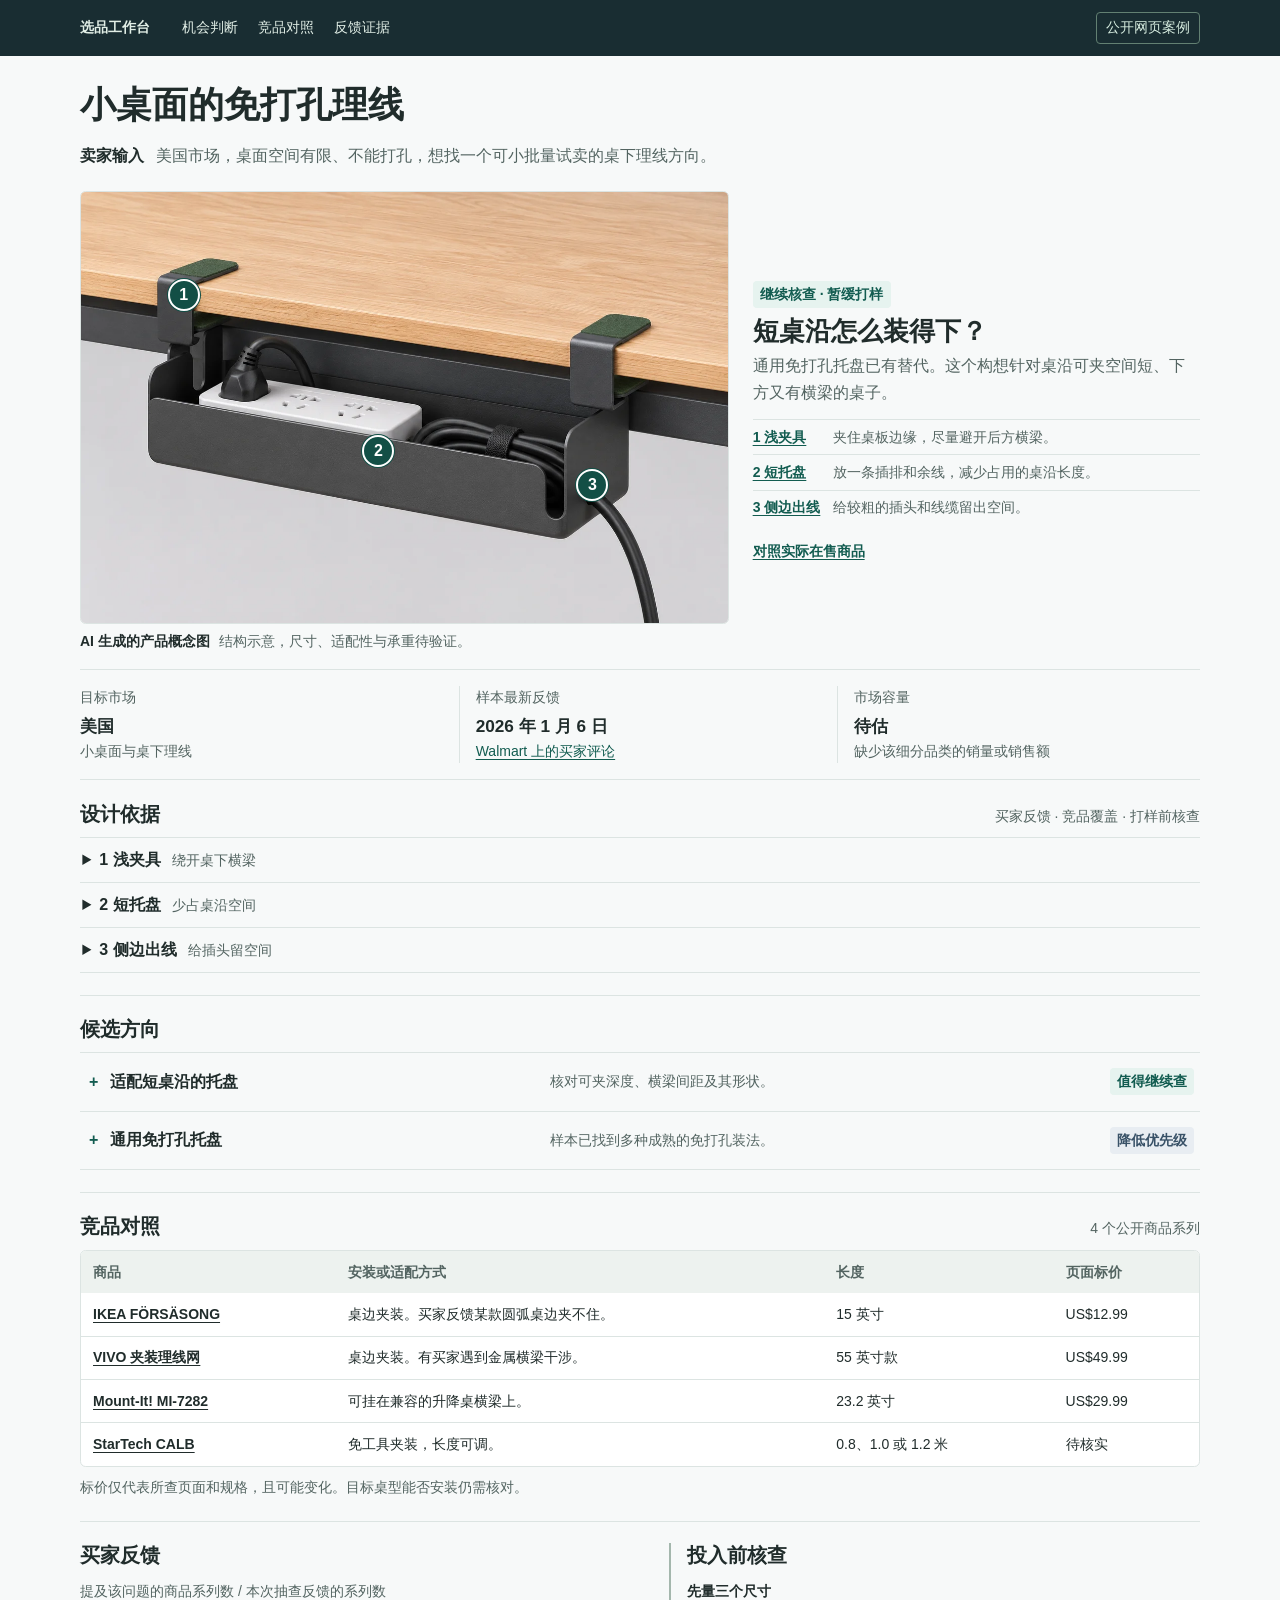
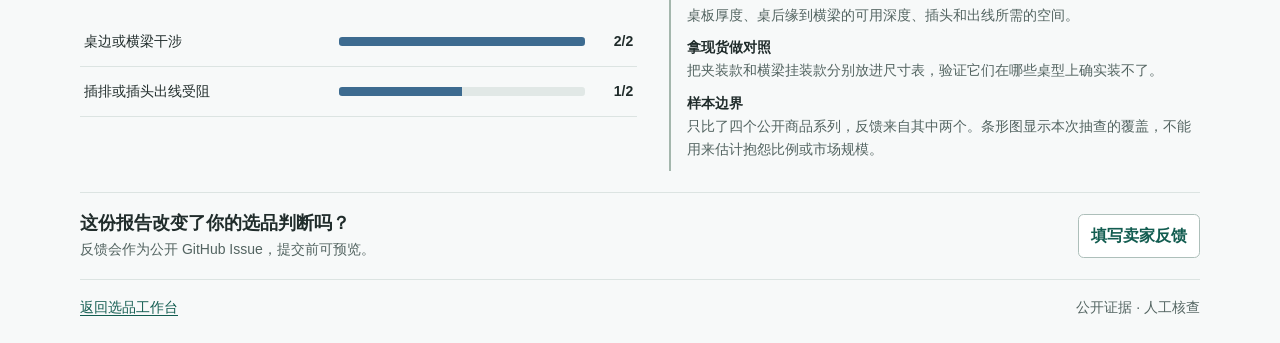
<file: commerce/desk-cable-case.html>
<!doctype html>
<html lang="zh-CN">
<head>
  <meta charset="utf-8">
  <meta name="viewport" content="width=device-width, initial-scale=1">
  <title>桌下理线 · 公开选品案例</title>
  <link rel="stylesheet" href="styles.css">
</head>
<body>
  <a class="skip" href="#main">跳到案例</a>
  <header class="topbar">
    <div class="frame top-inner">
      <a class="brand" href="index.html">选品工作台</a>
      <nav aria-label="案例导航"><a href="#opportunities">机会判断</a><a href="#competition">竞品对照</a><a href="#evidence">反馈证据</a></nav>
      <span class="mode">公开网页案例</span>
    </div>
  </header>
  <main id="main" class="frame">
    <section class="intro" aria-labelledby="page-title">
      <h1 id="page-title">小桌面的免打孔理线</h1>
      <p class="case-brief"><strong>卖家输入</strong> 美国市场，桌面空间有限、不能打孔，想找一个可小批量试卖的桌下理线方向。</p>
    </section>

    <section id="opportunities" class="case-opening" aria-label="产品概念与机会判断">
      <figure class="case-visual">
        <div class="concept-map">
          <img src="desk-cable-concept.webp" width="1280" height="853" alt="短款理线托盘用两个浅夹具夹住木桌边缘，托盘位于金属横梁前方，插排线从侧边引出。">
          <a class="concept-pin pin-clamp" href="#design-clamp" aria-label="1 浅夹具：查看证据" title="浅夹具">1</a>
          <a class="concept-pin pin-tray" href="#design-tray" aria-label="2 短托盘：查看证据" title="短托盘">2</a>
          <a class="concept-pin pin-outlet" href="#design-outlet" aria-label="3 侧边出线：查看证据" title="侧边出线">3</a>
        </div>
        <figcaption><strong>AI 生成的产品概念图</strong><span>结构示意，尺寸、适配性与承重待验证。</span></figcaption>
      </figure>
      <div class="case-judgment">
        <div class="verdict">
          <span class="status research">继续核查 · 暂缓打样</span>
          <h2>短桌沿怎么装得下？</h2>
          <p>通用免打孔托盘已有替代。这个构想针对桌沿可夹空间短、下方又有横梁的桌子。</p>
        </div>
        <dl class="concept-parts">
          <div><dt><a href="#design-clamp">1 浅夹具</a></dt><dd>夹住桌板边缘，尽量避开后方横梁。</dd></div>
          <div><dt><a href="#design-tray">2 短托盘</a></dt><dd>放一条插排和余线，减少占用的桌沿长度。</dd></div>
          <div><dt><a href="#design-outlet">3 侧边出线</a></dt><dd>给较粗的插头和线缆留出空间。</dd></div>
        </dl>
        <a class="case-link" href="#competition">对照实际在售商品</a>
      </div>
    </section>
    <dl class="metrics">
      <div><dt>目标市场</dt><dd>美国<small>小桌面与桌下理线</small></dd></div>
      <div><dt>样本最新反馈</dt><dd><time datetime="2026-01-06">2026 年 1 月 6 日</time><small><a href="https://business.walmart.com/ip/VIVO-Black-55-Clamp-on-Under-Desk-Cable-Net-Mesh-Cable-Management/19278117535">Walmart 上的买家评论</a></small></dd></div>
      <div><dt>市场容量</dt><dd>待估<small>缺少该细分品类的销量或销售额</small></dd></div>
    </dl>

    <section class="section" aria-labelledby="design-title">
      <div class="section-head"><h2 id="design-title">设计依据</h2><span class="subtle">买家反馈 · 竞品覆盖 · 打样前核查</span></div>
      <div class="design-evidence">
        <details class="design-detail" id="design-clamp">
          <summary>1 浅夹具 <span class="subtle">绕开桌下横梁</span></summary>
          <dl class="design-facts">
            <dt>买家反馈</dt><dd>一位买家发现桌下金属横梁挡住了夹具。该评论标记为激励评价。<a href="https://business.walmart.com/ip/VIVO-Black-55-Clamp-on-Under-Desk-Cable-Net-Mesh-Cable-Management/19278117535">Walmart 原评 · 2025 年 4 月 13 日</a></dd>
            <dt>竞品覆盖</dt><dd>Mount-It! MI-7282 可以挂在兼容的升降桌横梁上。<a href="https://www.mount-it.com/collections/all/products/under-desk-cable-tray-wire-management-mi-7282">品牌规格</a></dd>
            <dt>待验证</dt><dd>测量目标桌型的桌板厚度和桌沿到横梁的可用深度。实测夹具固定是否稳定，并比较横梁挂装是否已经够用。</dd>
          </dl>
        </details>
        <details class="design-detail" id="design-tray">
          <summary>2 短托盘 <span class="subtle">少占桌沿空间</span></summary>
          <dl class="design-facts">
            <dt>买家反馈</dt><dd>一位买家觉得 VIVO 的夹具太大。这条反馈指向体积感，托盘到底需要缩短多少仍待确认。原页标记为激励评价。<a href="https://business.walmart.com/ip/VIVO-Black-55-Clamp-on-Under-Desk-Cable-Net-Mesh-Cable-Management/19278117535">Walmart 原评 · 2025 年 11 月 19 日</a></dd>
            <dt>竞品覆盖</dt><dd>IKEA 已有 15 英寸托盘，还有买家反馈它能放一个标准插排。<a href="https://www.ikea.com/us/en/p/foersaesong-cable-management-tray-white-00573188/">规格和评价</a></dd>
            <dt>待验证</dt><dd>找出买家实际需要腾出的桌沿长度，用现有 15 英寸款做对照，同时测量插排与线缆需要的空间。</dd>
          </dl>
        </details>
        <details class="design-detail" id="design-outlet">
          <summary>3 侧边出线 <span class="subtle">给插头留空间</span></summary>
          <dl class="design-facts">
            <dt>买家反馈</dt><dd>有 IKEA 买家说端部横杆下的空隙太小，插排线或插头不好穿过去。<a href="https://www.ikea.com/us/en/p/foersaesong-cable-management-tray-white-00573188/#reviews">IKEA 原评</a></dd>
            <dt>竞品覆盖</dt><dd>Mount-It! 已有开放端部和沿边缘的走线缺口。<a href="https://www.mount-it.com/collections/all/products/under-desk-cable-tray-wire-management-mi-7282">品牌规格</a></dd>
            <dt>待验证</dt><dd>拿常见粗插头和直角插头试穿，核对是否能在托盘装好后插拔，线缆是否会被边缘挤住。</dd>
          </dl>
        </details>
      </div>
    </section>

    <section class="section" aria-labelledby="options-title">
      <div class="section-head"><h2 id="options-title">候选方向</h2></div>
      <div class="opportunities">
        <details><summary><span class="direction">适配短桌沿的托盘</span><span class="next-summary">核对可夹深度、横梁间距及其形状。</span><span class="status research">值得继续查</span></summary>
          <div class="detail-body"><p><strong>差异化假设</strong> 更短的托盘与更浅的夹具，侧边同时预留粗插头的出线空间。</p><p><strong>淘汰条件</strong> 如果现有夹装或横梁挂装产品在目标价位就能覆盖这个场景，放下该方向。</p></div>
        </details>
        <details><summary><span class="direction">通用免打孔托盘</span><span class="next-summary">样本已找到多种成熟的免打孔装法。</span><span class="status covered">降低优先级</span></summary>
          <div class="detail-body"><p>样本中的商品已经覆盖边缘夹装、长度可调和兼容横梁挂装。单凭免打孔很难和它们拉开差别。</p></div>
        </details>
      </div>
    </section>

    <section id="competition" class="section" aria-labelledby="competition-title">
      <div class="section-head"><h2 id="competition-title">竞品对照</h2><span class="subtle">4 个公开商品系列</span></div>
      <div class="table-wrap" tabindex="0" role="region" aria-label="桌下理线商品的安装方式与规格">
        <table>
          <thead><tr><th scope="col">商品</th><th scope="col">安装或适配方式</th><th scope="col">长度</th><th scope="col">页面标价</th></tr></thead>
          <tbody>
            <tr><th scope="row"><a href="https://www.ikea.com/us/en/p/foersaesong-cable-management-tray-white-00573188/">IKEA FÖRSÄSONG</a></th><td>桌边夹装。买家反馈某款圆弧桌边夹不住。</td><td>15 英寸</td><td>US$12.99</td></tr>
            <tr><th scope="row"><a href="https://business.walmart.com/ip/VIVO-Black-55-Clamp-on-Under-Desk-Cable-Net-Mesh-Cable-Management/19278117535">VIVO 夹装理线网</a></th><td>桌边夹装。有买家遇到金属横梁干涉。</td><td>55 英寸款</td><td>US$49.99</td></tr>
            <tr><th scope="row"><a href="https://www.mount-it.com/collections/all/products/under-desk-cable-tray-wire-management-mi-7282">Mount-It! MI-7282</a></th><td>可挂在兼容的升降桌横梁上。</td><td>23.2 英寸</td><td>US$29.99</td></tr>
            <tr><th scope="row"><a href="https://media.startech.com/cms/pdfs/calb-desk-cable-tray_datasheet.pdf">StarTech CALB</a></th><td>免工具夹装，长度可调。</td><td>0.8、1.0 或 1.2 米</td><td>待核实</td></tr>
          </tbody>
        </table>
      </div>
      <p class="subtle case-note">标价仅代表所查页面和规格，且可能变化。目标桌型能否安装仍需核对。</p>
    </section>

    <section id="evidence" class="section visual-grid" aria-labelledby="evidence-title">
      <div>
        <h2 id="evidence-title">买家反馈</h2>
        <p class="subtle">提及该问题的商品系列数 / 本次抽查反馈的系列数</p>
        <details class="bar-group"><summary><span>桌边或横梁干涉</span><span class="bar-track" aria-hidden="true"><span class="bar-fill" style="width:100%"></span></span><span class="bar-count">2/2</span></summary>
          <ul class="evidence-list">
            <li><p>买家反馈 FÖRSÄSONG 在一款圆弧竹桌边夹不住，后来安装在了直边桌上。</p><a href="https://www.ikea.com/us/en/p/foersaesong-cable-management-tray-white-00573188/#reviews">IKEA 原评</a></li>
            <li><p>买家反馈金属横梁妨碍 VIVO 的夹具固定，最后用纸板填垫。原页标记为激励评价。</p><a href="https://business.walmart.com/ip/VIVO-Black-55-Clamp-on-Under-Desk-Cable-Net-Mesh-Cable-Management/19278117535">Walmart 原评 · 2025 年 4 月 13 日</a></li>
          </ul>
        </details>
        <details class="bar-group"><summary><span>插排或插头出线受阻</span><span class="bar-track" aria-hidden="true"><span class="bar-fill" style="width:50%"></span></span><span class="bar-count">1/2</span></summary>
          <ul class="evidence-list">
            <li><p>几位 IKEA 买家提到端部横杆留的空隙小，插排线或插头通过时会卡住。</p><a href="https://www.ikea.com/us/en/p/foersaesong-cable-management-tray-white-00573188/#reviews">IKEA 原评</a></li>
            <li class="counter"><p><strong>反例</strong> 同一商品也有买家反馈，安装快，放一个标准插排刚好够用。</p><a href="https://www.ikea.com/us/en/p/foersaesong-cable-management-tray-white-00573188/#reviews">IKEA 原评</a></li>
          </ul>
        </details>
      </div>
      <section class="notes" aria-labelledby="next-title">
        <h2 id="next-title">投入前核查</h2>
        <dl>
          <dt>先量三个尺寸</dt><dd>桌板厚度、桌后缘到横梁的可用深度、插头和出线所需的空间。</dd>
          <dt>拿现货做对照</dt><dd>把夹装款和横梁挂装款分别放进尺寸表，验证它们在哪些桌型上确实装不了。</dd>
          <dt>样本边界</dt><dd>只比了四个公开商品系列，反馈来自其中两个。条形图显示本次抽查的覆盖，不能用来估计抱怨比例或市场规模。</dd>
        </dl>
      </section>
    </section>
    <section class="seller-feedback" aria-labelledby="feedback-title">
      <div><h2 id="feedback-title">这份报告改变了你的选品判断吗？</h2><p>反馈会作为公开 GitHub Issue，提交前可预览。</p></div>
      <a class="feedback-link" href="https://github.com/lulin0108/ai-assisted-community-signal-pipeline/issues/new?template=seller-feedback.yml" target="_blank" rel="noopener noreferrer">填写卖家反馈</a>
    </section>
  </main>
  <footer class="frame footer"><a href="index.html">返回选品工作台</a><span>公开证据 · 人工核查</span></footer>
  <script>
    function revealDesignEvidence() {
      const target = document.getElementById(location.hash.slice(1));
      if (target?.matches("details.design-detail")) target.open = true;
    }

    window.addEventListener("hashchange", revealDesignEvidence);
    document.querySelectorAll('a[href^="#design-"]').forEach(link => {
      link.addEventListener("click", () => {
        const detail = document.getElementById(link.hash.slice(1));
        detail.open = true;
        detail.querySelector("summary").focus({preventScroll: true});
      });
    });
    revealDesignEvidence();
  </script>
</body>
</html>
</file>
<file: commerce/styles.css>
:root{color-scheme:light;--ink:#202c2b;--muted:#536461;--line:#dce4e2;--paper:#f7f9f9;--surface:#fff;--green:#125c50;--pale:#e6f3ef;--blue:#3d6b90;--ochre:#805324;--warm:#faefd9}
*{box-sizing:border-box}
[hidden]{display:none!important}
body{margin:0;background:var(--paper);color:var(--ink);font:1rem/1.65 "PingFang SC","Microsoft YaHei UI","Noto Sans CJK SC","Segoe UI",sans-serif}
button,textarea,select,input{font:inherit}
a{color:var(--green);text-underline-offset:.2em}
button,summary{cursor:pointer}
:focus-visible{outline:3px solid #386eaa;outline-offset:3px}
.frame{width:min(100% - 3rem,70rem);margin-inline:auto}
.topbar{background:#192d32;color:#f5fbf7}
.top-inner{min-height:3.5rem;display:flex;align-items:center;gap:2rem}
.brand{font-weight:750;white-space:nowrap}
.topbar nav{display:flex;gap:1.25rem;flex:1}
.topbar a{color:#e1eee6;font-size:.875rem;text-decoration:none}
.topbar a:hover{text-decoration:underline}
.mode{font-size:.875rem;color:#d7ede0;border:1px solid #628072;border-radius:.25rem;padding:.2rem .55rem;white-space:nowrap;margin-left:auto}
.intro{padding:1.65rem 0 1.35rem}
h1,h2,h3,p{margin-top:0}
h1{font-size:2.25rem;line-height:1.25;margin-bottom:1rem}
h2{font-size:1.25rem;line-height:1.25;margin-bottom:.75rem}
h3{font-size:1.075rem;line-height:1.25;margin-bottom:.4rem}
.case-heading{display:flex;align-items:baseline;justify-content:space-between;gap:.5rem;flex-wrap:wrap;margin-bottom:1rem}
.case-heading h1{margin:0}
.case-link{font-size:.875rem;font-weight:650}
.case-brief{margin:0;color:var(--muted)}
.case-brief strong{margin-inline-end:.5rem;color:var(--ink)}
.case-note{margin:.6rem 0 0}
.case-opening{display:grid;grid-template-columns:minmax(0,1.45fr) minmax(0,1fr);gap:1.5rem;align-items:center;padding:0 0 1rem;border-bottom:1px solid var(--line);scroll-margin-top:1rem}
.case-visual{margin:0;min-width:0}
.case-visual img{display:block;width:100%;height:auto;aspect-ratio:1280/853;border:1px solid var(--line);border-radius:.35rem;background:#e8ebea}
.case-visual figcaption{display:flex;flex-wrap:wrap;gap:.15rem .6rem;margin-top:.4rem;color:var(--muted);font-size:.875rem}
.case-visual figcaption strong{color:var(--ink)}
.concept-map{position:relative}
.concept-pin{position:absolute;display:grid;place-items:center;width:2rem;height:2rem;transform:translate(-50%,-50%);border:2px solid #fff;background:#134f46;color:white;border-radius:50%;font-weight:750;text-decoration:none;box-shadow:0 0 0 1px #134f46}
.concept-pin:hover{background:#183e53}
.pin-clamp{left:16%;top:24%}
.pin-tray{left:46%;top:60%}
.pin-outlet{left:79%;top:68%}
.case-judgment{min-width:0}
.concept-parts{margin:.8rem 0;font-size:.875rem}
.concept-parts div{display:grid;grid-template-columns:4.6rem minmax(0,1fr);gap:.4rem;border-top:1px solid var(--line);padding:.35rem 0}
.concept-parts dt{font-weight:650}
.concept-parts dd{margin:0;color:var(--muted)}
.design-evidence{border-top:1px solid var(--line)}
.design-detail{border-bottom:1px solid var(--line);scroll-margin-top:1rem}
.design-detail summary{padding:.55rem .15rem;font-weight:650}
.design-detail summary .subtle{display:inline;margin-left:.45rem}
.design-detail:target summary{background:var(--pale);color:var(--green)}
.design-facts{display:grid;grid-template-columns:5rem minmax(0,1fr);gap:.4rem .75rem;margin:.15rem 0 1rem;padding-inline:.85rem;font-size:.875rem}
.design-facts dt{font-weight:650}
.design-facts dd{margin:0;color:var(--muted)}
.design-facts a{display:inline-block;margin-inline-start:.3rem}
label{display:block;font-weight:650;font-size:.875rem;margin-bottom:.35rem}
.form-controls{display:flex;align-items:center;gap:.65rem;flex-wrap:wrap;margin-top:.6rem}
textarea,button,select{min-height:2.75rem;border-radius:.35rem}
textarea{display:block;width:100%;border:1px solid #abbdb9;background:var(--surface);color:var(--ink);padding:.55rem .75rem;resize:vertical}
.market-label{margin:0 0 0 .35rem}
select{border:1px solid #abbdb9;color:var(--ink);background:var(--surface);padding:.35rem .8rem;font-size:.875rem;min-width:5rem}
select:disabled{opacity:.68}
.segmented{display:inline-flex;gap:.15rem;padding:.18rem;margin:0;border:1px solid var(--line);border-radius:.35rem;background:#eaf0ee}
.segmented label{position:relative;margin:0;cursor:pointer}
.segmented input{position:absolute;opacity:0;width:1px;height:1px}
.segmented span{display:block;padding:.38rem .7rem;color:var(--muted);font-weight:650;border-radius:.25rem;white-space:nowrap}
.segmented input:checked+span{background:var(--surface);color:var(--green);box-shadow:0 1px 2px #15332a26}
.segmented input:focus-visible+span{outline:2px solid #386eaa;outline-offset:1px}
.search-options{margin-top:.65rem;font-size:.875rem;color:var(--muted)}
.search-options input{margin-top:.4rem;display:block;width:min(100%,32rem);padding:.45rem .65rem;border:1px solid #abbdb9;border-radius:.3rem;background:white}
button.primary{appearance:none;border:1px solid var(--green);background:var(--green);color:white;font-weight:650;padding:.5rem 1rem}
button.primary:hover{background:#0e4933}
button.primary:disabled{opacity:.65;cursor:wait}
#run-button{margin-left:auto;min-width:7rem}
.report-head{display:grid;grid-template-columns:minmax(0,1fr) auto;gap:1.25rem;padding:1.15rem 1.2rem;border:1px solid #cfe1da;border-left:3px solid var(--green);border-radius:.35rem;align-items:center;background:#edf5f2}
.verdict h2{font-size:1.65rem;margin:.45rem 0 .35rem}
.verdict p{margin:0;color:var(--muted);max-width:62ch}
.reference{display:grid;grid-template-columns:5.5rem minmax(0,8rem);align-items:center;gap:.6rem;margin:0;font-size:.8125rem;color:var(--muted)}
.reference img{width:5.5rem;height:4rem;object-fit:contain;border:1px solid var(--line);border-radius:.25rem;background:white}
.reference:has(img[hidden]){grid-template-columns:minmax(0,8rem)}
.metrics{display:grid;grid-template-columns:repeat(3,minmax(0,1fr));margin:0;padding:1rem 0;border-bottom:1px solid var(--line);gap:1rem}
.metrics div+div{border-left:1px solid var(--line);padding-left:1rem}
.metrics dt{font-size:.875rem;color:var(--muted)}
.metrics dd{margin:.15rem 0 0;font-weight:700;font-size:1.075rem}
.metrics small,.subtle{display:block;color:var(--muted);font-size:.875rem;font-weight:400}
.section{padding:1.35rem 0;border-bottom:1px solid var(--line);scroll-margin-top:1rem}
.section-head{display:flex;align-items:baseline;justify-content:space-between;gap:.65rem;flex-wrap:wrap;margin-bottom:.6rem}
.section-head h2{margin:0}
.status{display:inline-block;padding:.125rem .45rem;font-size:.875rem;font-weight:700;border-radius:.25rem;background:var(--warm);color:var(--ochre)}
.status.research{background:var(--pale);color:var(--green)}
.status.covered{background:#e8edf2;color:#385167}
.opportunities{display:grid;gap:0;border-top:1px solid var(--line)}
.opportunities details{border-bottom:1px solid var(--line)}
.opportunities summary{display:grid;grid-template-columns:minmax(0,1.2fr) minmax(0,1.45fr) auto;gap:.65rem;align-items:center;padding:.65rem .35rem;min-height:3.6rem;list-style:none}
.opportunities summary::-webkit-details-marker{display:none}
.opportunities summary:hover,.opportunities details[open] summary{background:#eaf2ed}
.direction{display:flex;align-items:center;gap:.55rem;font-weight:700}
.direction::before{content:"+";color:var(--green);width:1em;text-align:center;flex:none}
details[open] .direction::before{content:"-"}
.next-summary{color:var(--muted);font-size:.875rem}
.detail-body{padding:.75rem 1.1rem 1rem 1.6rem}
.detail-body p{margin:0 0 .4rem}
.detail-body p:last-child{margin:0}
.table-wrap{overflow-x:auto;background:var(--surface);border:1px solid var(--line);border-radius:.35rem}
table{width:100%;min-width:42rem;border-collapse:collapse;font-size:.875rem;text-align:left}
th,td{padding:.6rem .75rem;border-bottom:1px solid var(--line);vertical-align:middle}
thead th{color:var(--muted);font-weight:650;background:#edf2ef}
tbody th{font-weight:650}
tbody th a{color:var(--ink)}
tr:last-child td,tr:last-child th{border-bottom:0}
.yes{color:var(--green);font-weight:650}
.unknown{color:var(--muted)}
.visual-grid{display:grid;grid-template-columns:minmax(0,1.05fr) minmax(0,1fr);gap:2rem;align-items:start}
.bar-group{border-bottom:1px solid var(--line);padding:.3rem 0}
.bar-group summary{display:grid;grid-template-columns:minmax(8rem,1fr) minmax(3rem,1fr) 2.5rem;gap:.5rem;align-items:center;list-style:none;padding:.5rem .25rem;font-size:.875rem}
.bar-group summary::-webkit-details-marker{display:none}
.bar-group summary:hover{background:#ecf2ee}
.bar-track{background:#e1e8e6;height:.55rem;border-radius:.2rem;overflow:hidden}
.bar-fill{display:block;height:100%;background:var(--blue)}
.bar-count{font-weight:700;text-align:right}
.evidence-list{margin:.15rem 0 .6rem;padding:0;list-style:none}
.evidence-list li{border-left:2px solid #53809d;padding:.35rem .6rem;margin:.45rem 0;font-size:.875rem}
.evidence-list li.counter{border-color:#aa8c49}
.evidence-list p{margin:0 0 .15rem}
.evidence-list a{font-weight:650}
.notes{padding-left:1rem;border-left:2px solid #a4b7ad}
.notes dl{margin:0}
.notes dt{font-weight:700;font-size:.875rem}
.notes dd{margin:0 0 .6rem;color:var(--muted);font-size:.875rem}
.empty{margin-bottom:1rem;padding:1.25rem 0;border-block:1px solid var(--line)}
.empty p{color:var(--muted)}
.example{background:var(--surface);border:1px solid #adbfba;padding:.35rem .65rem;color:var(--green);font-size:.875rem;text-align:left;max-width:100%;overflow-wrap:anywhere}
.example:hover{background:var(--pale)}
.examples{display:flex;flex-wrap:wrap;gap:.4rem;margin-top:.7rem}
.live-theme{border-top:1px solid var(--line);padding:.55rem 0}
.live-theme summary{font-weight:650}
.live-theme summary .subtle{display:inline;margin-left:.25rem}
.leads{margin:.25rem 0;padding:0;list-style:none}
.leads li{padding:.6rem 0;border-bottom:1px solid var(--line);overflow-wrap:anywhere}
.leads li:last-child{border-bottom:0}
.leads h3{font-size:1rem;margin:0 0 .2rem}
.leads p,.search-log{font-size:.875rem;color:var(--muted);margin:0}
.search-log{margin:.3rem 0;padding-inline-start:1.2rem;overflow-wrap:anywhere}
.footer{padding:1rem 0 1.5rem;color:var(--muted);display:flex;justify-content:space-between;gap:.5rem;font-size:.875rem}
.seller-feedback{display:flex;align-items:center;justify-content:space-between;gap:.75rem;flex-wrap:wrap;padding:1.15rem 0;border-bottom:1px solid var(--line)}
.seller-feedback h2{margin:0 0 .2rem;font-size:1.125rem}
.seller-feedback p{margin:0;color:var(--muted);font-size:.875rem}
.feedback-link{display:inline-flex;align-items:center;min-height:2.75rem;padding:.35rem .75rem;border:1px solid #adbfba;border-radius:.35rem;background:white;font-weight:650;text-decoration:none}
.feedback-link:hover{background:var(--pale)}
.skip{position:absolute;left:1rem;top:-4rem;background:white;padding:.5rem;z-index:1}
.skip:focus{top:.3rem}
.sr-only{position:absolute;width:1px;height:1px;clip-path:inset(50%);overflow:hidden;white-space:nowrap}
@media(max-width:44rem){.frame{width:calc(100% - 1.75rem)}.top-inner{gap:.75rem}.topbar nav{display:none}.intro{padding-top:1.25rem}h1{font-size:1.8rem}.report-head{grid-template-columns:1fr;gap:.65rem;padding:.85rem}.verdict h2{font-size:1.35rem}.reference{display:none}.metrics{gap:.5rem}.metrics dd{font-size:.95rem}.metrics div+div{padding-left:.5rem}.visual-grid{grid-template-columns:1fr;gap:1rem}.opportunities summary{grid-template-columns:minmax(0,1fr) auto}.next-summary{grid-row:2;grid-column:1 / -1;margin-left:1.6rem}.detail-body{padding-left:.65rem}}
@media(max-width:26rem){.form-controls{gap:.4rem}.market-label{margin:0}.metrics small{font-size:.8125rem}.bar-group summary{grid-template-columns:minmax(7.5rem,1.3fr) minmax(2rem,1fr) 2.5rem}}
@media(max-width:44rem){.case-opening{grid-template-columns:1fr;gap:1rem}.case-judgment .verdict h2{margin-bottom:.3rem}}
@media print{.topbar,form,.footer,.examples{display:none}.frame{width:100%}body{background:white}.intro{padding:.25rem 0}.table-wrap{overflow:visible}.section{break-inside:avoid}}
</file>
